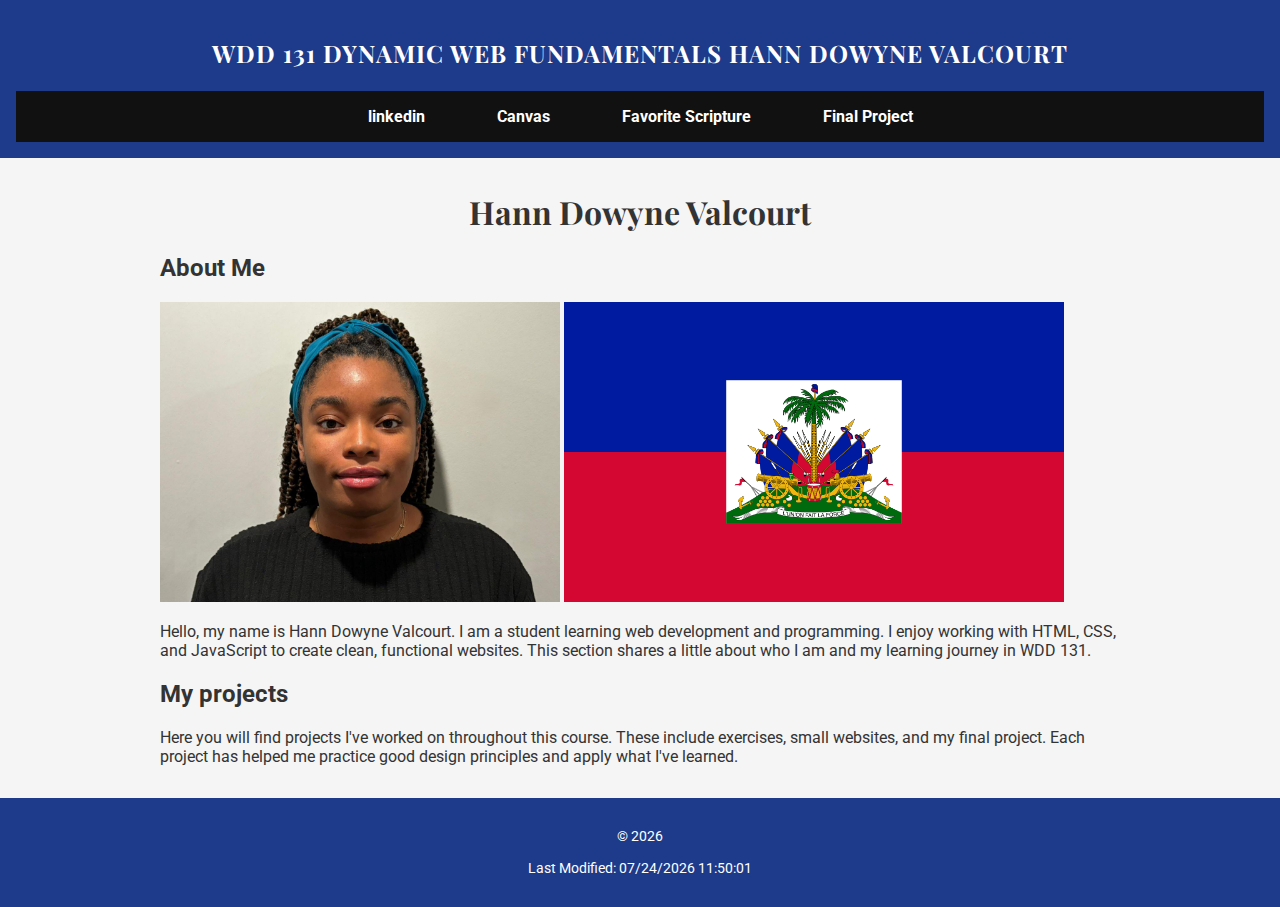
<file: index.html>
<!DOCTYPE html>
<html lang="en">
<head>
    <meta charset="UTF-8">
    <meta name="viewport" content="width=device-width, initial-scale=1.0">
    <title>WDD 131 Dynamic Web Fundamentals Hann Dowyne Valcourt</title>
    <meta name="description" content="WDD 131 - Dynamic Web Fundamentals | Hann Dowyne Valcourt | Personal portfolio, projects, learning activities, and final project.">
    <link rel="stylesheet" href="styles/base.css">
    <script src="scripts/getdates.js" defer></script>
</head>
<body>
    <header>
        <h1><span id="course-title">WDD 131 Dynamic Web Fundamentals Hann Dowyne Valcourt</span></h1>
        <nav>
            <a href="https://www.linkedin.com/in/hann-dowyne-valcourt-a65249217/" target="_blank">linkedin</a>
            <a href="https://byupw.instructure.com/" target="_blank">Canvas</a>
            <a href="https://www.churchofjesuschrist.org/study/scriptures" target="_blank">Favorite Scripture</a>
            <a href="#">Final Project </a>
        </nav>

    </header>
    <main>
        <h1>Hann Dowyne Valcourt</h1>
        <section>
            <h2>About Me</h2>
            <img src="images/hann.jpg" alt="Hann Dowyne Valcourt"> <img src="images/haiti.png" alt="">
            <p>
            Hello, my name is Hann Dowyne Valcourt. I am a student learning web development and programming. 
                I enjoy working with HTML, CSS, and JavaScript to create clean, functional websites. 
                This section shares a little about who I am and my learning journey in WDD 131.
        </p>
        </section>

        <section>
            <h2>My projects</h2>
            
            <p> Here you will find projects I've worked on throughout this course. 
                These include exercises, small websites, and my final project. 
                Each project has helped me practice good design principles and apply what I've learned.</p>
        </section>

    </main>
    <footer>
        <p><span id="currentyear">Hann Dowyne Valcourt</span></p>
        <p> <span id="lastModified"></span></p>

    </footer>

</body>
</html>
</file>
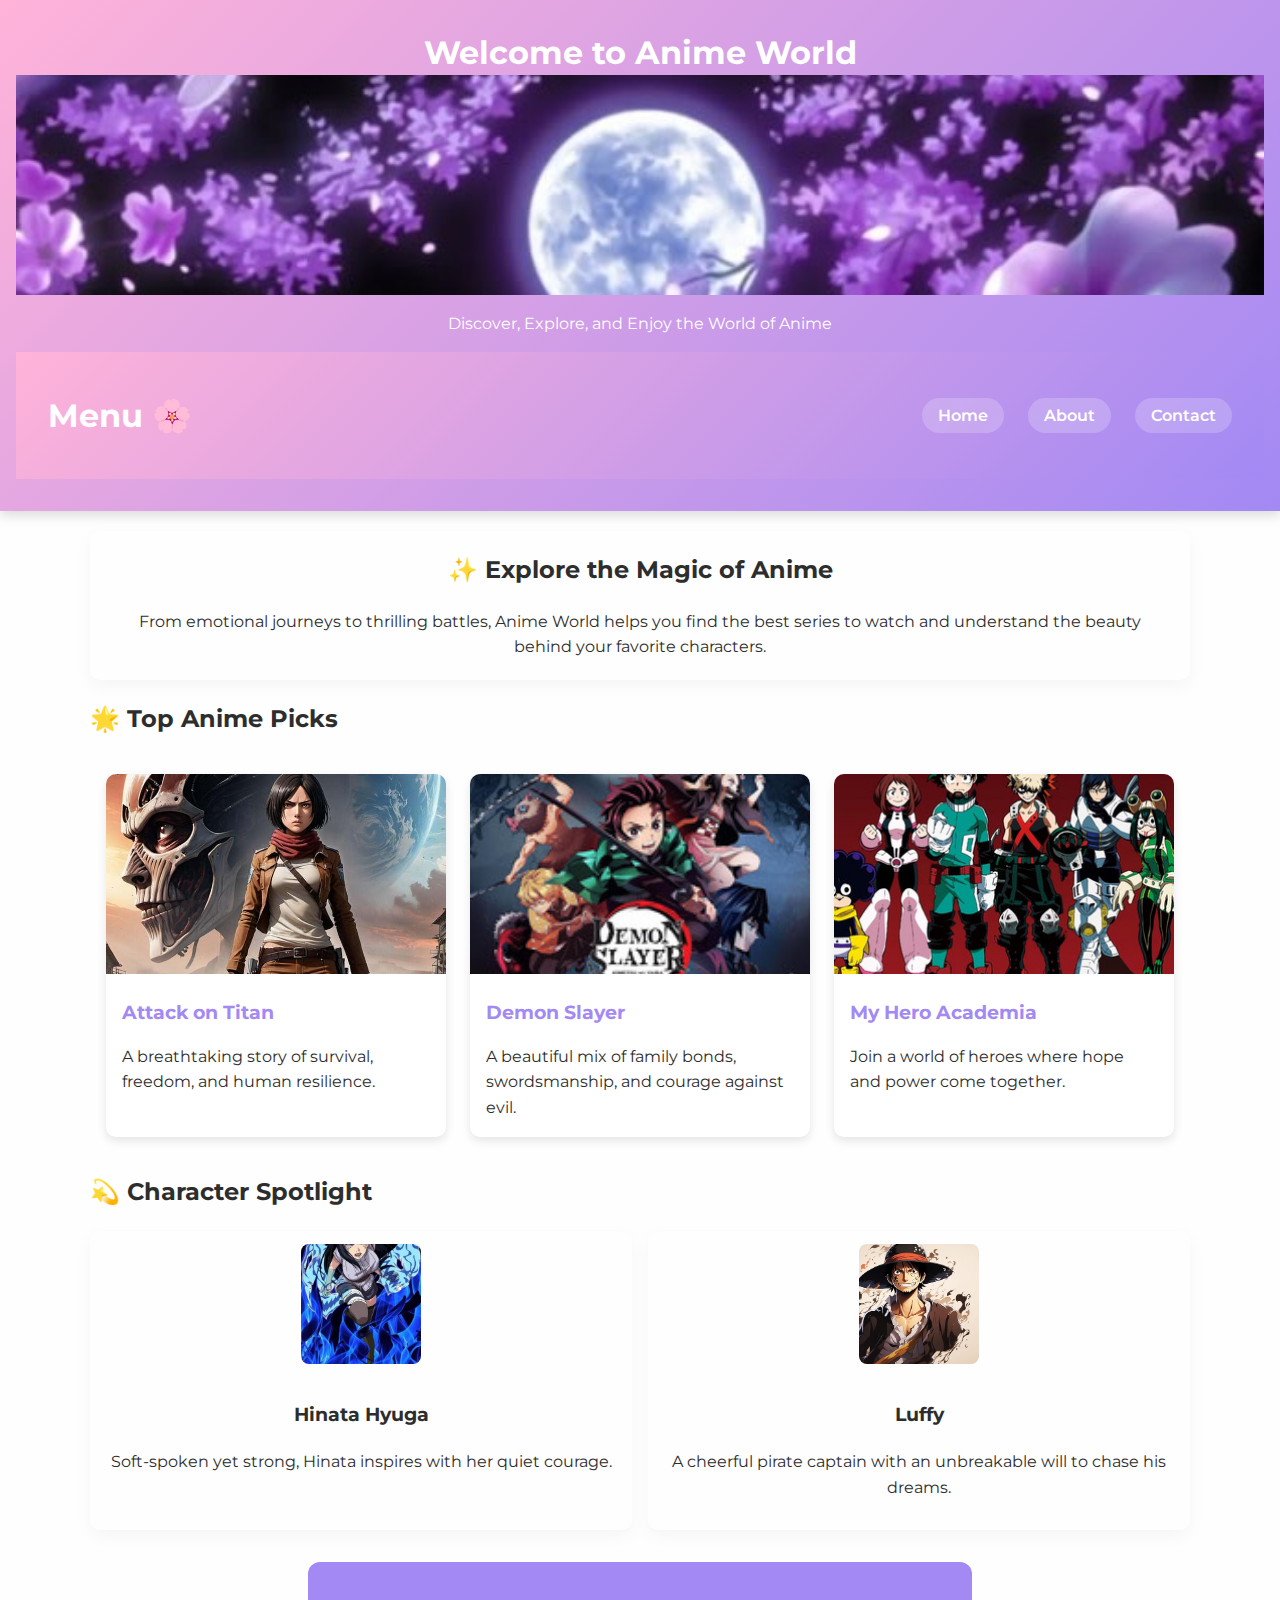
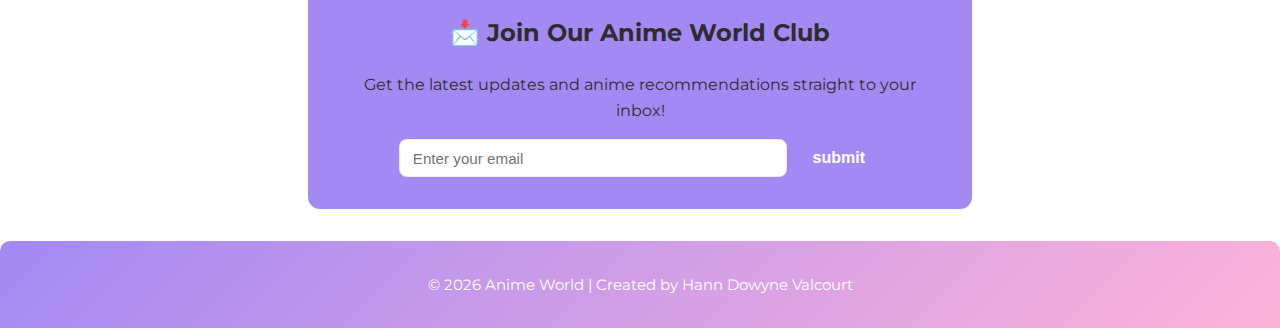
<file: project/index.html>
<!DOCTYPE html>
<html lang="en">
<head>
<meta charset="UTF-8">
<meta name="viewport" content="width=device-width, initial-scale=1.0">
<title>Anime World - Site Plan</title>
<meta name="description" content="Site plan for Anime World, an anime-themed guide website by Hann Dowyne Valcourt.">
<meta name="author" content="Hann Dowyne Valcourt">
<link rel="icon" type="image/x-icon" href="images/favicon.ico">
<link rel="preconnect" href="https://fonts.googleapis.com">
<link rel="preconnect" href="https://fonts.gstatic.com" crossorigin>
<link href="https://fonts.googleapis.com/css2?family=Montserrat:wght@400;700&family=Open+Sans:wght@400;700&display=swap" rel="stylesheet">
<link rel="stylesheet" href="styles/style.css">
</head>

<body>

    <header>
        <section class="banner">
            <h1>Welcome to Anime World</h1>
           <img src="images/banner.jpg" alt="Anime World pastel banner" class="banner-img">
    </section>
        
        <p>Discover, Explore, and Enjoy the World of Anime</p>
        <nav class="navbar">
            <h1>Menu 🌸</h1>
            <button class="menu-toggle" aria-label="Toggle navigation">
                ☰
            </button>

            <ul class="nav-links">
                <li><a href="index.html" class="active">Home</a></li>
                <li><a href="about.html">About</a></li>
                <li><a href="contact.html">Contact</a></li>
            </ul>
        </nav>
    </header>
    


    <main>

        <section class="intro">

        <h2>✨ Explore the Magic of Anime</h2>
        <p>From emotional journeys to thrilling battles, Anime World helps you find the best series to watch and understand the beauty behind your favorite characters.</p>
        </section>

    <section class="top-anime">
        <h2>🌟 Top Anime Picks</h2>
        <div class="anime-grid">
            <article class="anime-card">
            <img src="images/top1.jpg" alt="Attack on Titan poster" loading="lazy">
            <h3>Attack on Titan</h3>
            <p>A breathtaking story of survival, freedom, and human resilience.</p>
            </article>

            <article class="anime-card">
            <img src="images/top2.jpg" alt="Demon Slayer poster" loading="lazy">
            <h3>Demon Slayer</h3>
            <p>A beautiful mix of family bonds, swordsmanship, and courage against evil.</p>
            </article>

            <article class="anime-card">
            <img src="images/top3.jpg" alt="My Hero Academia poster" loading="lazy">
            <h3>My Hero Academia</h3>
            <p>Join a world of heroes where hope and power come together.</p>
            </article>
      </div>
    </section>

        <section id="characters">
            <h2>💫 Character Spotlight</h2>
            <div class="character-grid">
                <div class="character">
                <img src="images/char1.jpg" alt="Anime Character 1" loading="lazy">
                <h3>Hinata Hyuga</h3>
                <p>Soft-spoken yet strong, Hinata inspires with her quiet courage.</p>
                </div>
                <div class="character">
                <img src="images/char2.jpg" alt="Anime Character 2" loading="lazy">
                <h3>Luffy</h3>
                <p>A cheerful pirate captain with an unbreakable will to chase his dreams.</p>
                </div>
            </div>
        </section>

        <section id="newsletter">
            <h2>📩 Join Our Anime World Club</h2>
            <p>Get the latest updates and anime recommendations straight to your inbox!</p>
            <form id="signupForm">
                <input type="email" id="email" placeholder="Enter your email" required>
                <button type="submit">submit</button>
            </form>
        </section>
    </main>

  <footer>
    <p>&copy; <span id="year"></span> Anime World | Created by Hann Dowyne Valcourt</p>
  </footer>

  <script src="scripts/main.js"></script>
</body>
</html>
</file>
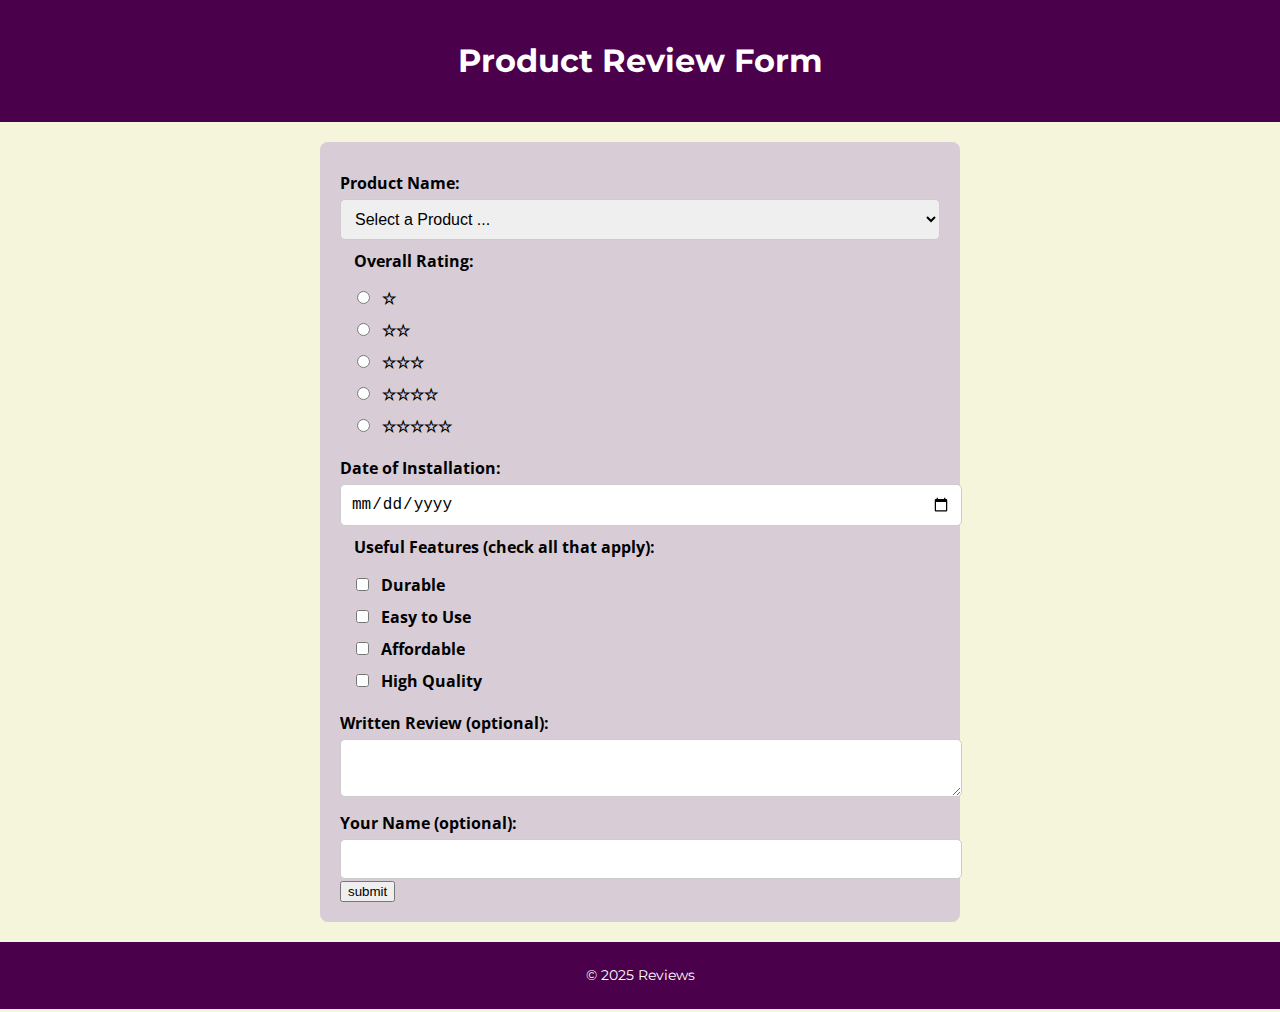
<file: form.html>
<!DOCTYPE html>
<html lang="en">
<head>
  <meta charset="UTF-8">
  <meta name="viewport" content="width=device-width, initial-scale=1.0">
  <meta name="description" content="Product Review Form - Share your experience by rating, writing reviews, and selecting useful product features.">
  <meta name="author" content="Hann Dowyne Valcourt">
  <title>Product Review Form</title>
  <link rel="preconnect" href="https://fonts.googleapis.com">
  <link rel="preconnect" href="https://fonts.gstatic.com" crossorigin>
  <link href="https://fonts.googleapis.com/css2?family=Montserrat:wght@400;700&family=Open+Sans:wght@400;700&display=swap" rel="stylesheet">
  <link rel="stylesheet" href="styles/form.css">
  <script src="scripts/form.js" defer></script>
</head>
<body>
  <header>
    <h1>Product Review Form</h1>
  </header>

  <main>
    <form method="get" action="review.html">
     
      <label for="productName">Product Name:</label>
      <select id="productName" name="productName" required>
        <option value="" disabled selected>Select a Product ...</option>
     
      </select>

      <fieldset>
        <legend>Overall Rating:</legend>
        <label><input type="radio" name="rating" value="1" required> ☆</label>
        <label><input type="radio" name="rating" value="2"> ☆☆</label>
        <label><input type="radio" name="rating" value="3"> ☆☆☆</label>
        <label><input type="radio" name="rating" value="4"> ☆☆☆☆</label>
        <label><input type="radio" name="rating" value="5"> ☆☆☆☆☆</label>
      </fieldset>

      <label for="installDate">Date of Installation:</label>
      <input type="date" id="installDate" name="installDate" required>

      <fieldset>
        <legend>Useful Features (check all that apply):</legend>
        <label><input type="checkbox" id="feature1" name="features" value="Durable"> Durable</label>
        <label><input type="checkbox" id="feature2" name="features" value="Easy to Use"> Easy to Use</label>
        <label><input type="checkbox" id="feature3" name="features" value="Affordable"> Affordable</label>
        <label><input type="checkbox" id="feature4" name="features" value="High Quality"> High Quality</label>
      </fieldset>

  
      <label for="review">Written Review (optional):</label>
      <textarea id="review" name="review"></textarea>

   
      <label for="userName">Your Name (optional):</label>
      <input type="text" id="userName" name="userName">

      
    <button type="submit">submit</button>
    </form>
  </main>

  <footer>
    <p>&copy; 2025 Reviews</p>
  </footer>
</body>
</html>
</file>
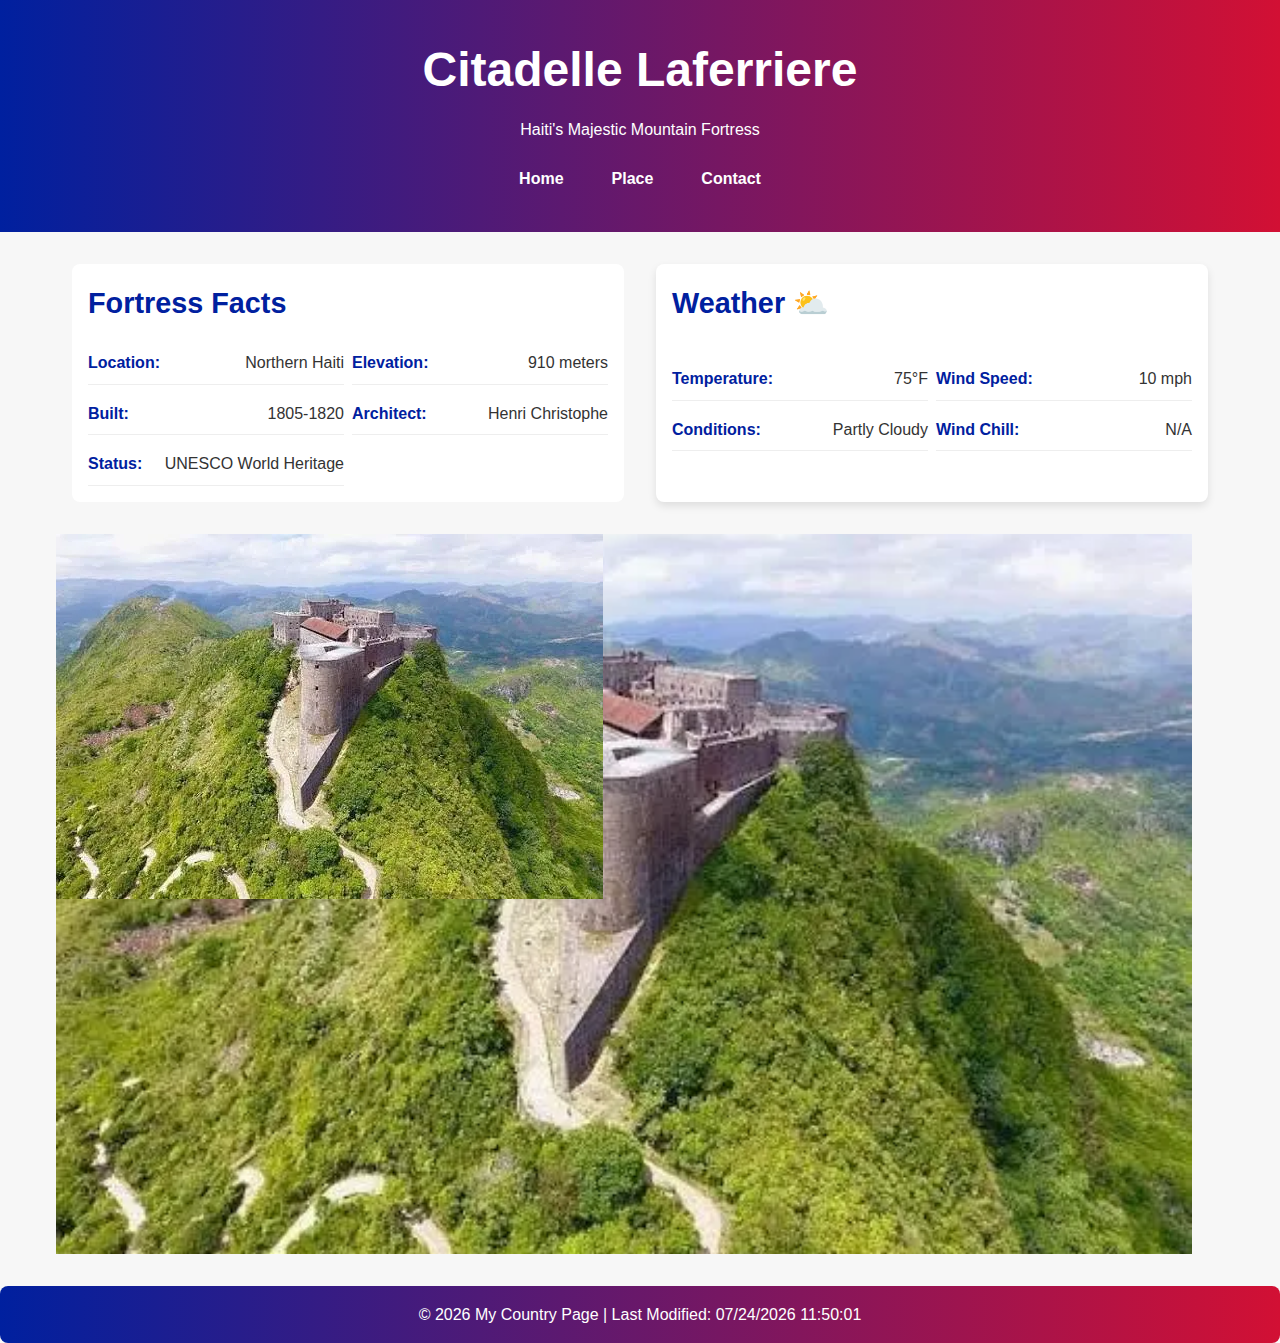
<file: place.html>
<!DOCTYPE html>
<html lang="en">
<head>
    <meta charset="UTF-8">
    <meta name="viewport" content="width=device-width, initial-scale=1.0">
    <title>Citadelle Laferriere - Haiti's Majestic Fortress</title>
    <meta name="description" content="Country page showing weather and attractions.">
    <meta name="author" content="Hann Dowyne Valcourt">
    <link rel="preconnect" href="https://fonts.googleapis.com">
    <link rel="preconnect" href="https://fonts.gstatic.com" crossorigin>
    <link href="https://fonts.googleapis.com/css2?family=Montserrat:wght@400;700&family=Open+Sans:wght@400;700&display=swap" rel="stylesheet">
    <link rel="stylesheet" href="styles/place.css">
    <script src="scripts/place.js" defer></script>
</head>
<body>
    <header>
        <h1 id="site-title">Citadelle Laferriere</h1>
        <p>Haiti's Majestic Mountain Fortress</p>
        <nav>
            <a href="#">Home</a>
            <a href="#">Place</a>
            <a href="#">Contact</a>
        </nav>
    </header>

    <main>

        <section class="hero">
            <picture>
                <source srcset="images/place2.webp" media="(min-width: 1024px)">
                <source srcset="images/place2.webp" media="(min-width: 768px)">
                <img src="images/place2.webp" alt="Citadelle Laferriere in Haiti">
       
             </picture>
        </section>

         <section class="data">
            <h2>Fortress Facts</h2>
            <div class="data-grid">
                <div class="data-item">
                    <span class="data-label">Location:</span>
                    <span>Northern Haiti</span>
                </div>
                <div class="data-item">
                    <span class="data-label">Elevation:</span>
                    <span>910 meters</span>
                </div>
                <div class="data-item">
                    <span class="data-label">Built:</span>
                    <span>1805-1820</span>
                </div>
                <div class="data-item">
                    <span class="data-label">Architect:</span>
                    <span>Henri Christophe</span>
                </div>
                <div class="data-item">
                    <span class="data-label">Status:</span>
                    <span>UNESCO World Heritage</span>
                </div>
            </div>
        </section>

        <section class="weather">
             <div class="weather-header">
                <img class="weather-icon" src="images/weather.svg" alt="Weather Icon">
                <h2>Weather</h2>
            </div>
            <div class="data-grid">
                <div class="data-item">
                    <span class="data-label">Temperature:</span>
                    <span><span id="temperature">75</span>°F</span>
                </div>
                <div class="data-item">
                    <span class="data-label">Wind Speed:</span>
                    <span><span id="wind-speed">10</span> mph</span>
                </div>
                <div class="data-item">
                    <span class="data-label">Conditions:</span>
                    <span>Partly Cloudy</span>
                </div>
                <div class="data-item">
                    <span class="data-label">Wind Chill:</span>
                    <span id="wind-chill">N/A</span>
                </div>
            </div>
        </section>


    </main>

    <footer>
        <p>&copy; <span id="year"></span> My Country Page | Last Modified: <span id="lastModified"></span></p>
    </footer>
</body>
</html>
</file>
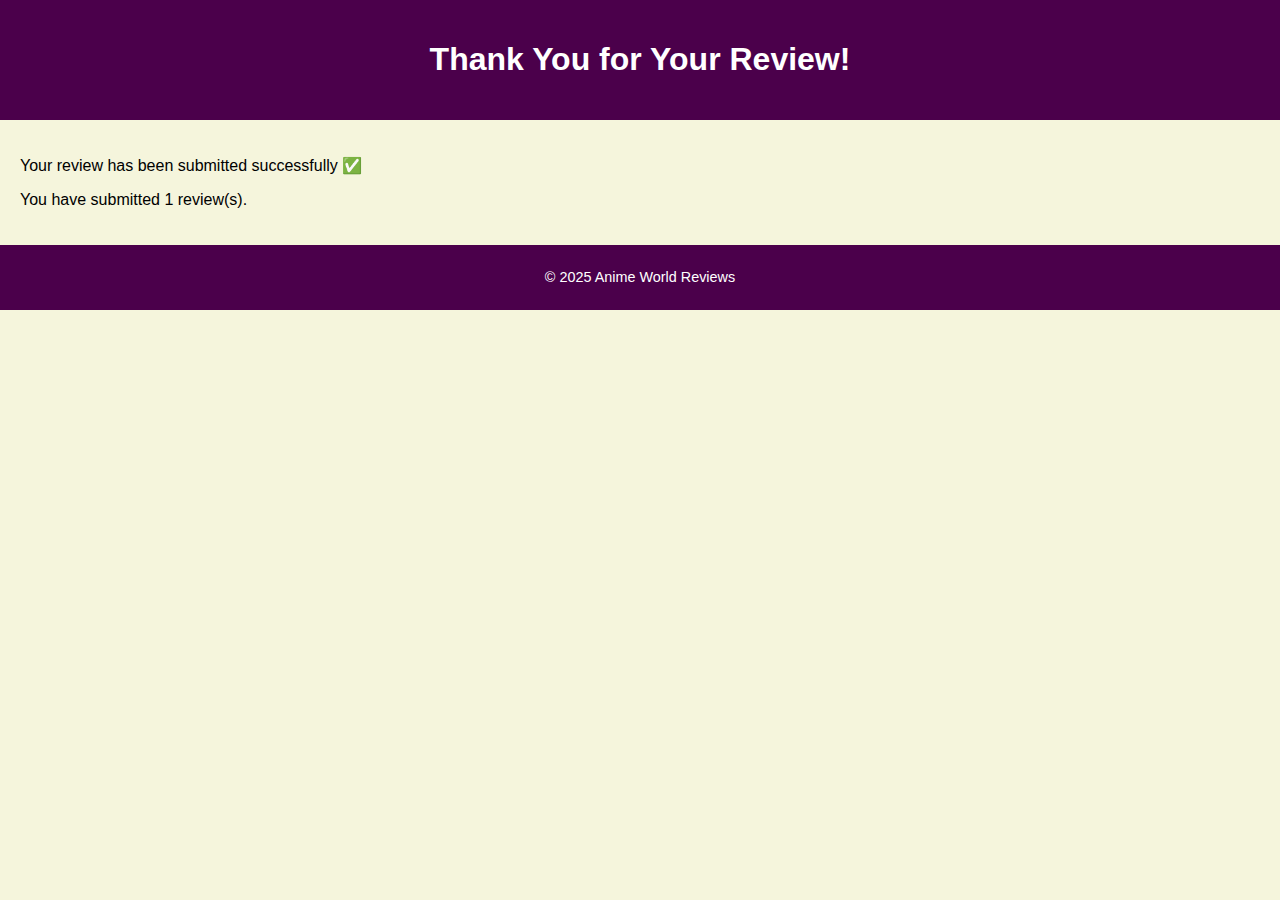
<file: review.html>
<!DOCTYPE html>
<html lang="en">
<head>
  <meta charset="UTF-8">
  <meta name="viewport" content="width=device-width, initial-scale=1.0">
  <title>Review Confirmation</title>
  <link rel="stylesheet" href="styles/form.css">
  <script src="scripts/review.js" defer></script>
</head>
<body>
  <header>
    <h1>Thank You for Your Review!</h1>
  </header>

  <main>
    <p>Your review has been submitted successfully ✅</p>
    <p id="counter"></p>
  </main>

  <footer>
    <p>&copy; 2025 Anime World Reviews</p>
  </footer>
</body>
</html>
</file>
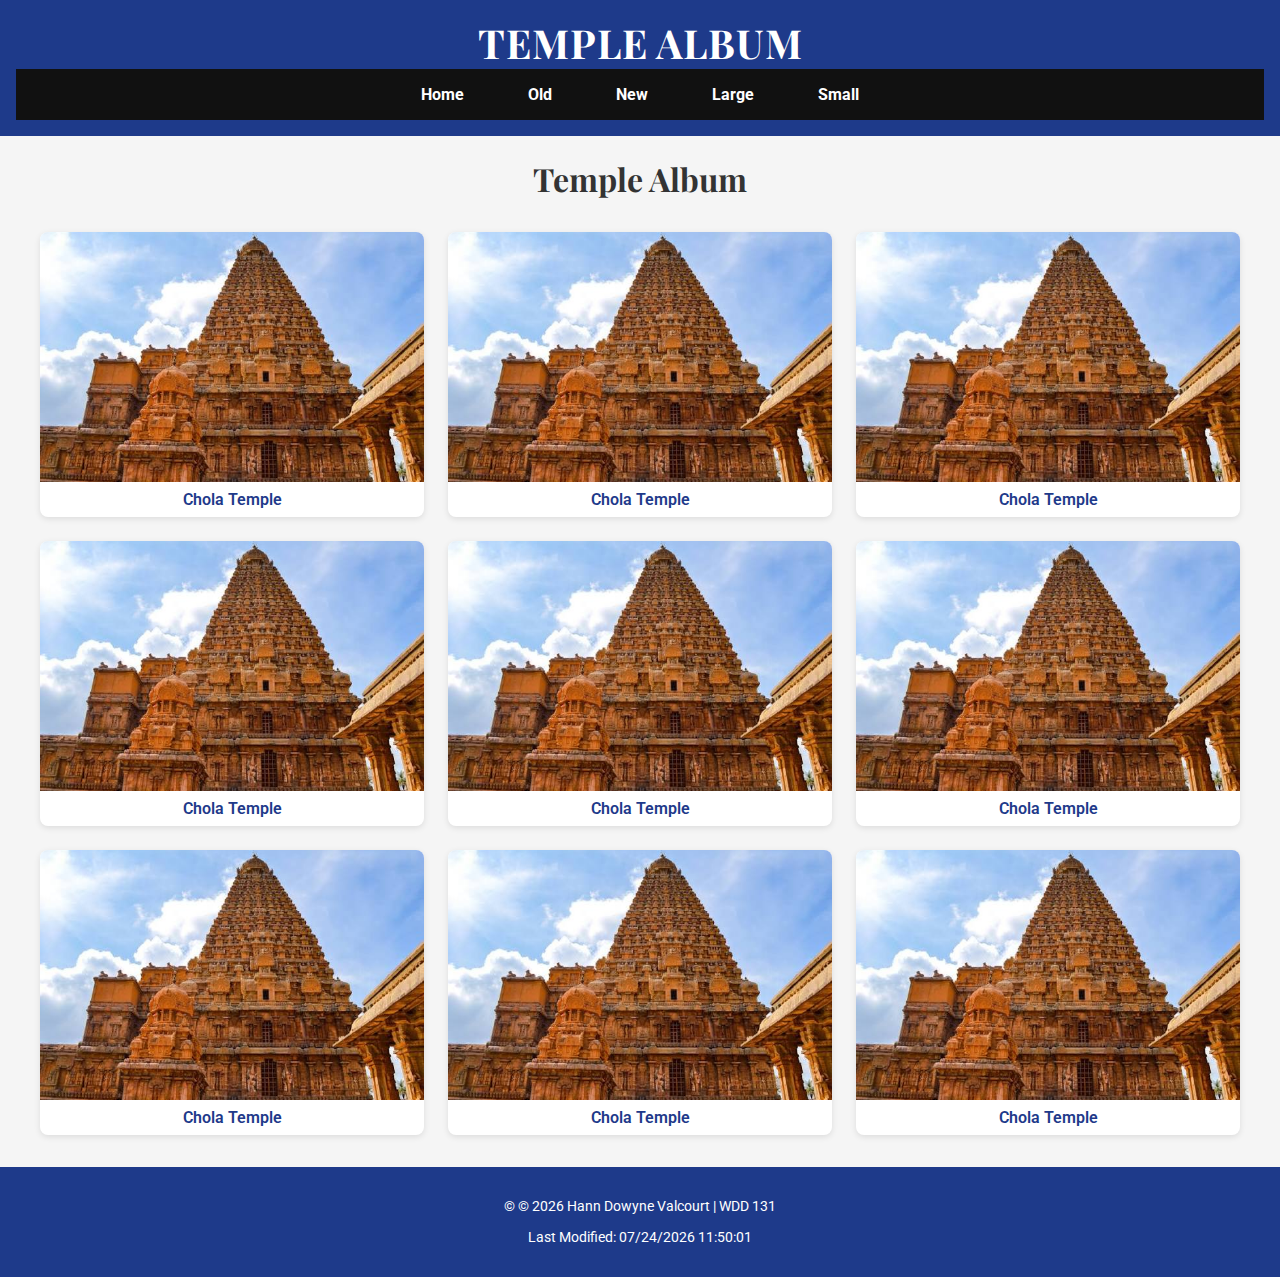
<file: temples.html>
<!DOCTYPE html>
<html lang="en">
<head>
    <meta charset="UTF-8">
    <meta name="viewport" content="width=device-width, initial-scale=1.0">
    <title>Temple Album</title>
    <meta name="description" content="Temple Album - WDD 131 - Hann Dowyne Valcourt  A gallery of temple images with captions. ">
    <link rel="stylesheet" href="styles/temples.css">
    <link rel="stylesheet" href="styles/temples-large.css">
    <script src="scripts/temples.js" defer></script>
</head>
<body>
    <header>
        <span id="page-title">Temple Album</span>
        <nav>
            <a href="#">Home</a>
            <a href="#">Old</a>
            <a href="#">New</a>
            <a href="#">Large</a>
            <a href="#">Small</a>
        </nav>
    </header>

    <main>
        <h1>Temple Album</h1>
        <div class="content">
            <figure>
                <img src="images/temples.JPG" alt="Chola Temple">
                <figcaption>Chola Temple</figcaption>
            </figure>

            <figure> 
                <img src="images/temples.JPG" alt="Chola Temple">
                <figcaption>Chola Temple</figcaption>
            </figure>

            <figure>
                <img src="images/temples.JPG" alt="Chola Temple">
                <figcaption>Chola Temple</figcaption>
            </figure>

            <figure>
                <img src="images/temples.JPG" alt="Chola Temple">
                <figcaption>Chola Temple</figcaption>
            </figure>

            <figure>
                <img src="images/temples.JPG" alt="Chola Temple">
                <figcaption>Chola Temple</figcaption>
            </figure>

            <figure>
                <img src="images/temples.JPG" alt="Chola Temple">
                <figcaption>Chola Temple</figcaption>
            </figure>

            <figure>
                <img src="images/temples.JPG" alt="Chola Temple">
                <figcaption>Chola Temple</figcaption>
            </figure>

            <figure>
                <img src="images/temples.JPG" alt="Chola Temple">
                <figcaption>Chola Temple</figcaption>
            </figure>

            <figure>
                <img src="images/temples.JPG" alt="Chola Temple">
                <figcaption>Chola Temple</figcaption>
            </figure>
        </div>
    </main>

    <footer>
         <p>&copy; <span id="currentyear"></span> Hann Dowyne Valcourt | WDD 131</p>
        <p> <span id="lastModified"></span></p>
    </footer>
</body>
</html>
</file>
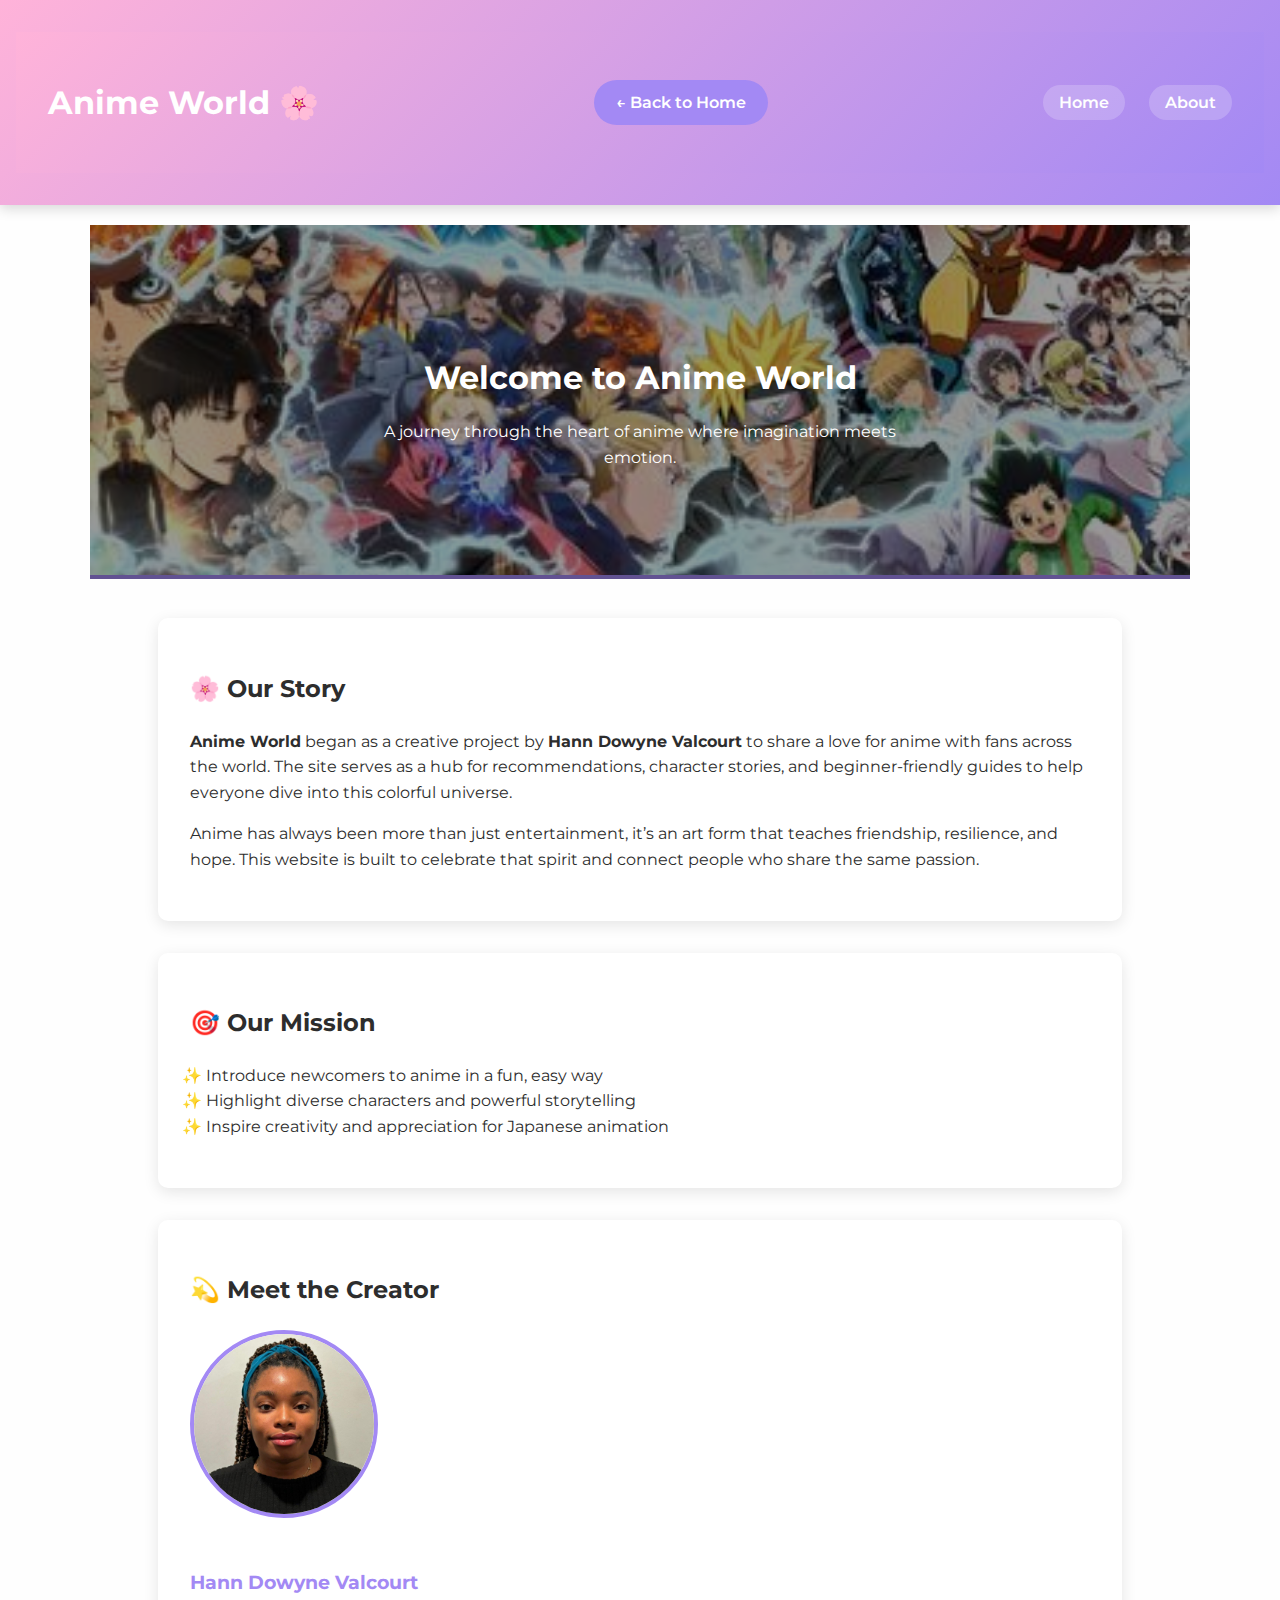
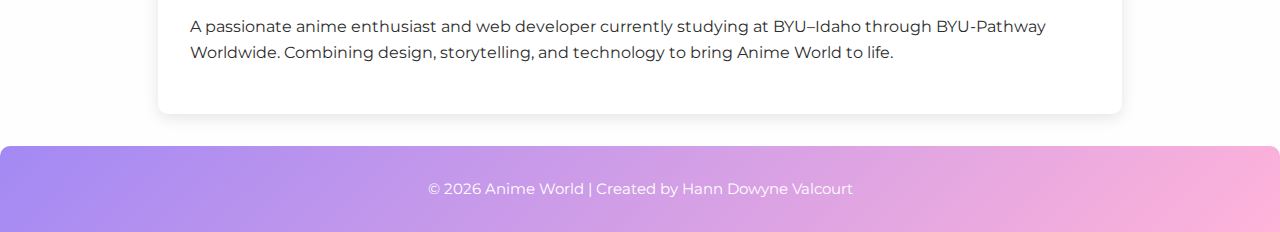
<file: project/about.html>
<!DOCTYPE html>
<html lang="en">
<head>
  <meta charset="UTF-8">
  <meta name="viewport" content="width=device-width, initial-scale=1.0">
  <title>About | Anime World</title>
  <meta name="description" content="Learn more about Anime World, a project by Hann Dowyne Valcourt to celebrate anime culture and creativity.">
  <link rel="icon" type="image/x-icon" href="images/favicon.ico">
  <link href="https://fonts.googleapis.com/css2?family=Montserrat:wght@400;700&family=Open+Sans:wght@400;700&display=swap" rel="stylesheet">
  <link rel="stylesheet" href="styles/style.css">
</head>

<body>
  <header>
    <nav class="navbar">
      <h1>Anime World 🌸</h1>
      <button class="menu-toggle" aria-label="Toggle navigation">☰</button>
       <div class="back-btn-container">
                <a href="index.html" class="back-btn">← Back to Home</a>
        </div>
      <ul class="nav-links">
        <li><a href="index.html">Home</a></li>
        <li><a href="about.html" class="active">About</a></li>
      </ul>
    </nav>
  </header>

  <main>
    <section class="about-hero">
      <img src="images/hero_anime.jpg" alt="Anime background">
      <div class="overlay">
        <h2>Welcome to Anime World</h2>
        <p>A journey through the heart of anime  where imagination meets emotion.</p>
      </div>
    </section>

    <section class="about-content">
      <h2>🌸 Our Story</h2>
      <p><strong>Anime World</strong> began as a creative project by <strong>Hann Dowyne Valcourt</strong> to share a love for anime with fans across the world. The site serves as a hub for recommendations, character stories, and beginner-friendly guides to help everyone dive into this colorful universe.</p>

      <p>Anime has always been more than just entertainment, it’s an art form that teaches friendship, resilience, and hope. This website is built to celebrate that spirit and connect people who share the same passion.</p>
    </section>

    <section class="mission">
      <h2>🎯 Our Mission</h2>
      <ul>
        <li>Introduce newcomers to anime in a fun, easy way</li>
        <li>Highlight diverse characters and powerful storytelling</li>
        <li>Inspire creativity and appreciation for Japanese animation</li>
      </ul>
    </section>

    <section class="creator">
      <h2>💫 Meet the Creator</h2>
      <div class="creator-card">
        <img src="images/hann.jpg" alt="Photo of Hann Dowyne Valcourt" loading="lazy">
        <div class="creator-text">
          <h3>Hann Dowyne Valcourt</h3>
          <p>A passionate anime enthusiast and web developer currently studying at BYU–Idaho through BYU-Pathway Worldwide. Combining design, storytelling, and technology to bring Anime World to life.</p>
        </div>
      </div>
    </section>

  </main>

  <footer>
    <p>&copy; <span id="year"></span> Anime World | Created by Hann Dowyne Valcourt</p>
  </footer>

  <script src="scripts/main.js"></script>
</body>
</html>
</file>
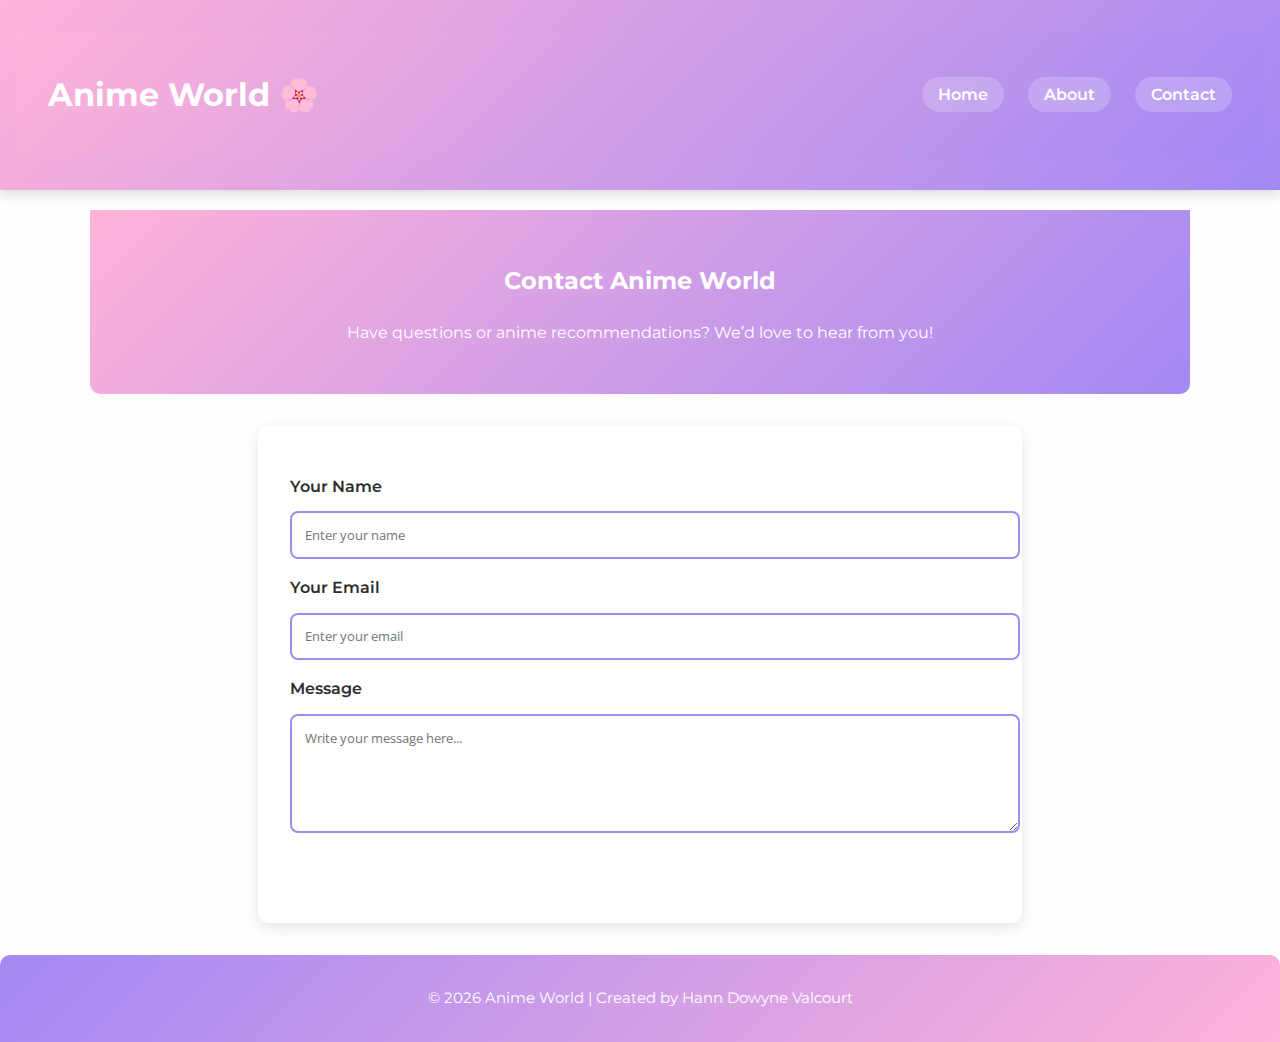
<file: project/contact.html>
<!DOCTYPE html>
<html lang="en">
<head>
<meta charset="UTF-8">
<meta name="viewport" content="width=device-width, initial-scale=1.0">
<title>Contact | Anime World</title>
<meta name="description" content="Get in touch with Anime World creator Hann Dowyne Valcourt.">
<link rel="preconnect" href="https://fonts.googleapis.com">
<link rel="preconnect" href="https://fonts.gstatic.com" crossorigin>
<link href="https://fonts.googleapis.com/css2?family=Montserrat:wght@400;700&family=Open+Sans:wght@400;700&display=swap" rel="stylesheet">
<link rel="stylesheet" href="styles/style.css">
</head>

<body>
  <header>
    <nav class="navbar">
      <h1>Anime World 🌸</h1>
      <button class="menu-toggle" aria-label="Toggle navigation">☰</button>
      <ul class="nav-links">
        <li><a href="index.html">Home</a></li>
        <li><a href="about.html">About</a></li>
        <li><a href="contact.html" class="active">Contact</a></li>
      </ul>
    </nav>
  </header>

  <main>
    <section class="contact-hero">
      <h2>Contact Anime World</h2>
      <p>Have questions or anime recommendations? We’d love to hear from you!</p>
    </section>

    <section class="contact-form-section">
      <form class="contact-form" action="#" method="post">
        <label for="name">Your Name</label>
        <input type="text" id="name" name="name" placeholder="Enter your name" required>

        <label for="email">Your Email</label>
        <input type="email" id="email" name="email" placeholder="Enter your email" required>

        <label for="message">Message</label>
        <textarea id="message" name="message" rows="5" placeholder="Write your message here..." required></textarea>

        <button type="submit" class="btn">Send Message</button>
      </form>
    </section>
  </main>

  <footer>
    <p>&copy; <span id="year"></span> Anime World | Created by Hann Dowyne Valcourt</p>
  </footer>

  <script src="scripts/main.js"></script>
</body>
</html>
</file>
<file: styles/base.css>
@import url('https://fonts.googleapis.com/css2?family=Roboto:wght@400;700&display=swap');
@import url('https://fonts.googleapis.com/css2?family=Roboto:wght@400;700&family=Playfair+Display:wght@400;700&display=swap');

:root{

    --primary-color: #1e3a8a;
    --dark-bg: #111;
    --highlight: #2563eb;
    --light: #fff;
    --gray: #f5f5f5;
}

#page-title {
    font-family: 'Playfair Display', serif;
    font-size: 2.5rem;
    font-weight: 700;
    margin: 0.5rem 0;
    text-transform: uppercase;
    letter-spacing: 1px;
    color: var(--light);
}

body {
    font-family: 'Roboto',sans-serif;
    background-color: var(--gray);
    color: #333;
    margin: 0;
    padding: 0;
}

header {
    background-color: var(--primary-color);
    color: var(--light);
    padding: 1rem;
    text-align: center;
}

header span{
    display: block;
    font-size: 1.2rem;
    font-weight: bold;
}

#course-title {
    display: block;
    font-family: 'Playfair Display', serif;
    font-size: 1.5rem;
    font-weight: 700;
    margin-bottom: 0.5rem;
    letter-spacing: 1px;
    text-transform: uppercase;
}

nav {
    display: flex;
    justify-content: center;
    gap: 1.5rem;
    background: var(--dark-bg);
}

nav a {
    color: var(--light);
    text-decoration: none;
    padding: 1rem 1.5rem;
    font-weight: bold;
    transition: color 0.3s ease;
}

nav a:hover {
    color: var(--light);
    border-bottom: 2px solid #1abc9c;
    background: var(--highlight);
}

main{
    max-width: 960px;
    margin: 2rem auto;
}

h1 {
    text-align: center;
    font-family: 'Playfair Display', serif;
}

.card {
    background-color: var(--light);
    padding: 1rem;
    border-radius: 8px;
    box-shadow: 0 2px 6px rgba(0, 0, 0, 0.1);
}

.card h2 {
    margin-top: 0;
    font-size: 1.1rem;
    color: var(--primary-color);
}

.card img {
    width: 100%;
    border-radius: 8px;
    margin: 1rem 0;
}

footer {
    background: var(--primary-color);
    color: var(--light);
    text-align: center;
    padding: 1rem;
    margin-top: 2rem;
    font-size: 0.9rem;
}

img {
    height: 300px;
    width: auto;
}
</file>
<file: project/styles/style.css>
:root {
    --primary-color: #ffb3d9;
    --accent-color: #a389f4;
    --background-color: #fefefe;
    --text-color: #2d2d2d;
    --white: #ffffff;
    --max-width: 1100px;
    --radius: 10px;
    --gap: 1.25rem;
}

*::before,
*::after { 
    box-sizing: border-box; 
}

html,body { 
    height: 100%; margin: 0; padding: 0; 
}


body {
    font-family: 'Montserrat', 'Open Sans', sans-serif; 
    background-color: var(--background-color);
    color: var(--text-color);
    margin: 0;
    padding: 0;
    line-height: 1.6;
}

.banner {
    width: 100%;
    margin: 0;
    padding: 0;
    line-height: 0;
}

.banner-img {
    width: 100%;
    height: 220px; 
    object-fit: cover;
    display: block;
    border: 0;
    margin: 0;
}


header {
    background: linear-gradient(135deg, var(--primary-color), var(--accent-color));
    color: var(--white);
    text-align: center;
    padding: 2rem 1rem;
    box-shadow: 0 4px 12px rgba(0, 0, 0, 0.15);
    margin-top: 0;
}

.header-text {
    background: linear-gradient(135deg, rgba(255,179,217,0.14), rgba(163,137,244,0.10));
    text-align:center;
    padding: 1.6rem 1rem;
}

.header-text h2{
    margin: 0 0 0.35rem;
    font-family: 'Montserrat', 'Open Sans', sans-serif;  
    font-weight: 700;
    font-size: 1.9rem;
    color: var(--accent-color);
}

.header-text p{
    margin: 0;
    color: #4b4b4b;
    font-size: 1rem;
}

.back-btn-container {
    text-align: center;
    margin: 2rem 0;
}

.back-btn {
    display: inline-block;
    background-color: var(--accent-color);
    color: var(--white);
    padding: 0.6rem 1.4rem;
    border-radius: 25px;
    text-decoration: none;
    font-weight: 600;
    transition: background-color 0.3s ease;
}

.back-btn:hover {
  background-color: var(--primary-color);
}

.navbar {
    background: linear-gradient(135deg, var(--primary-color), var(--accent-color));
    display: flex;
    align-items: center;
    justify-content: space-between;
    padding: 1rem 2rem;
    flex-wrap: wrap;
    position: relative;
}

.nav-links {
    display: flex;
    list-style: none;
    gap: 1.5rem;
    margin: 0;
    padding: 0;
    transition: max-height 0.4s ease-in-out;
}


.nav-links a {
    color: var(--white);
    text-decoration: none;
    font-weight: 600;
    background-color: rgba(255, 255, 255, 0.2);
    padding: 0.5rem 1rem;
    border-radius: 20px;
    transition: background-color 0.3s ease;
}

.nav-links a:hover {
    background-color: rgba(255, 255, 255, 0.4);
}


.menu-toggle {
    background: none;
    border: none;
    color: var(--white);
    font-size: 1.8rem;
    cursor: pointer;
    display: none;
    color: var(--text-color);
}

main {
    max-width: var(--max-width);
    margin: var(--gap) auto;
    padding: 0 1rem;
}

.intro{
    background: var(--bg);
    border-radius: var(--radius);
    padding: 1.25rem;
    box-shadow: 0 6px 18px rgba(16,16,16,0.04);
    margin-bottom: var(--gap);
    text-align:center;
}

.intro h2{ 
    margin-top:0; 
    color:var(--accent); 
    font-family: 'Montserrat', 'Open Sans', sans-serif;
}

.intro p{ 
    margin:0.5rem 0 0; 
}


.character-grid{
    display:grid;
    gap:1rem;
    grid-template-columns: repeat(auto-fit, minmax(200px, 1fr));
    margin-top: 0.75rem;
}

.character{
    text-align:center;
    background:var(--bg);
    border-radius:10px;
    padding: 0.85rem;
    box-shadow: 0 6px 18px rgba(10,10,10,0.04);
}

.character img{
    width:120px;
    height:120px;
    object-fit:cover;
    border-radius:8px;
    margin-bottom:0.6rem;
}

#newsletter {
    text-align: center;
    padding: 2rem;
    background-color: var(--accent-color); 
    border-radius: 12px;
    margin: 2rem auto;
    max-width: 600px;
}

#newsletter form {
    display: flex;
    justify-content: center;
    gap: 10px;
    flex-wrap: wrap;
    margin-top: 1rem;
}

#newsletter input[type="email"] {
    padding: 10px 15px;
    border: 2px solid #f5b5d1;
    border-radius: 8px;
    font-size: 1rem;
    width: 60%;
    min-width: 200px;
}

#newsletter button {
    background-color: #f5b5d1; 
    color: white;
    border: none;
    border-radius: 8px;
    padding: 10px 20px;
    cursor: pointer;
    font-size: 1rem;
    transition: all 0.3s ease;
}

#newsletter button:hover {
    background-color: #f28ab2;
    transform: scale(1.05);
}

#signupForm{
    display:inline-flex;
    gap:0.5rem;
    align-items:center;
    margin-top:0.6rem;
    flex-wrap:wrap;
}

#signupForm input[type="email"]{
    padding:0.6rem 0.8rem;
    border:1px solid rgba(0,0,0,0.08);
    border-radius:8px;
    min-width:220px;
    font-size:0.95rem;
}

#signupForm button{
    padding:0.6rem 1rem;
    border-radius:8px;
    border:0;
    background: linear-gradient(90deg,var(--accent),var(--primary));
    color:var(--white);
    font-weight:700;
    cursor:pointer;
    box-shadow: 0 6px 12px rgba(163,137,244,0.15);
}

#signupForm button:hover{ 
    transform: translateY(-2px); 
}

.contact-form-section,
.about-content,
.mission,
.creator {
    background:var(--bg);
    border-radius:var(--radius);
    padding:1.25rem;
    margin-top:var(--gap);
    box-shadow: 0 6px 18px rgba(10,10,10,0.04);
}

.contact-form label{ 
    display:block; 
    margin-top:0.8rem; 
    font-weight:600; 
}


.contact-form input,
.contact-form textarea{
    width:100%;
    padding:0.7rem;
    border-radius:8px;
    border:2px solid rgba(163,137,244,0.12);
    margin-top:0.25rem;
    font-family:inherit;
}

.btn,
button[type="submit"]{
    background: linear-gradient(90deg,var(--accent),var(--primary));
    color:var(--white);
    border:0;
    padding:0.6rem 1rem;
    border-radius:8px;
    font-weight:700;
    cursor:pointer;
}

.hero {
  position: relative;
  text-align: center;
  color: var(--white);
}

.hero img {
  width: 100%;
  height: 400px;
  object-fit: cover;
  filter: brightness(65%);
}

.hero-text {
  position: absolute;
  top: 50%;
  left: 50%;
  transform: translate(-50%, -50%);
  max-width: 90%;
}

.hero-text h2 {
  font-size: 2.5rem;
  margin-bottom: 0.5rem;
}

.hero-text p {
  font-size: 1.1rem;
}

.anime-grid {
  display: grid;
  gap: 1.5rem;
  grid-template-columns: repeat(auto-fit, minmax(250px, 1fr));
  padding: 1rem;
}

.anime-card {
  background-color: var(--white);
  border-radius: 10px;
  box-shadow: 0 4px 10px rgba(0, 0, 0, 0.1);
  overflow: hidden;
  transition: transform 0.3s ease;
}

.anime-card:hover {
  transform: translateY(-5px);
}

.anime-card img {
  width: 100%;
  height: 200px;
  object-fit: cover;
}

.anime-card h3 {
  color: var(--accent-color);
  margin: 1rem;
}

.anime-card p {
  margin: 0 1rem 1rem;
}

.contact-hero {
  text-align: center;
  background: linear-gradient(135deg, var(--primary-color), var(--accent-color));
  color: var(--white);
  padding: 2rem 1rem;
  border-bottom-left-radius: 10px;
  border-bottom-right-radius: 10px;
}

.contact-form-section {
  max-width: 700px;
  margin: 2rem auto;
  background-color: var(--white);
  border-radius: 10px;
  padding: 2rem;
  box-shadow: 0 4px 15px rgba(0, 0, 0, 0.1);
}

.contact-form label {
  display: block;
  font-weight: 600;
  margin-top: 1rem;
  margin-bottom: 0.5rem;
}

.contact-form input,
.contact-form textarea {
  width: 100%;
  padding: 0.8rem;
  border: 2px solid var(--accent-color);
  border-radius: 8px;
  font-family: 'Open Sans', sans-serif;
}

.btn {
  margin-top: 1rem;
  background: var(--accent-color);
  color: var(--white);
  border: none;
  padding: 0.8rem 1.5rem;
  border-radius: 8px;
  cursor: pointer;
  transition: background 0.3s ease;
}

.btn:hover {
  background: var(--primary-color);
}


.about-hero {
  position: relative;
  text-align: center;
  color: var(--white);
}

.about-hero img {
  width: 100%;
  height: 350px;
  object-fit: cover;
  filter: brightness(60%);
  border-bottom: 4px solid var(--accent-color);
}

.overlay {
  position: absolute;
  top: 50%;
  left: 50%;
  transform: translate(-50%, -50%);
}

.overlay h2 {
  font-size: 2rem;
  font-family: 'Montserrat', sans-serif;
  margin-bottom: 0.5rem;
}


.about-content,
.mission,
.creator {
  max-width: 900px;
  margin: 2rem auto;
  background-color: var(--white);
  padding: 2rem;
  border-radius: 10px;
  box-shadow: 0 4px 15px rgba(0, 0, 0, 0.1);
}

.mission ul {
  list-style: '✨ ';
  padding-left: 1rem;
}

.creator-card {
  display: flex;
  align-items: center;
  gap: 2rem;
  flex-wrap: wrap;
}

.creator-card img {
  width: 180px;
  height: 180px;
  border-radius: 50%;
  border: 4px solid var(--accent-color);
  object-fit: cover;
}

.creator-text h3 {
  color: var(--accent-color);
  margin-bottom: 0.5rem;
}



footer {
    background: linear-gradient(135deg, var(--accent-color), var(--primary-color));
    color: var(--white);
    text-align: center;
    padding: 1rem;
    font-size: 0.95rem;
    border-top-left-radius: 10px;
    border-top-right-radius: 10px;
}

@media (max-width: 768px) {
  .banner-img {
    height: 190px;
  }

  .header-text h2 {
    font-size: 1rem;
  }

  .menu-toggle {
    display: block;
    background: none;
    border: none;
    font-size: 1.8rem;
    cursor: pointer;
    color: var(--white);
  }


  .navbar {
    flex-direction: column;
    align-items: center;
    background: linear-gradient(135deg, var(--primary-color), var(--accent-color));
    position: relative; 
    width: 100%;
  }


  .nav-links {
    display: none;
    flex-direction: column;
    width: 100%;
    text-align: center;
    padding: 0;
    background: linear-gradient(135deg, var(--primary-color), var(--accent-color));
    overflow: hidden;
    max-height: 0;
    transition: max-height 0.4s ease-out;
  }

  .nav-links.show {
    display: flex;
    max-height: 400px; 
    padding: 1rem 0;
  }

  .nav-links li {
    margin: 0.5rem 0;
  }

  .nav-links a {
    display: block;
    padding: 0.75rem;
    border-radius: 20px;
    margin: 0 1rem;
    font-weight: 600;
    color: var(--white);
    background-color: rgba(255, 255, 255, 0.2);
  }

  .nav-links a:hover {
    background-color: rgba(255, 255, 255, 0.4);
  }

 
  .anime-card img {
    height: 150px;
  }

  .hero img {
    height: 250px;
  }

  .creator-card {
    flex-direction: column;
    text-align: center;
  }

  .about-hero img {
    height: 250px;
  }

}
</file>
<file: styles/form.css>
:root {
  --primary: #4b004b; 
  --secondary: #d8cdd6;
  --background: #f5f5dc; 
  --accent: #ff69b4; 
}

body {
  font-family: 'Montserrat', 'Open Sans', sans-serif; 
  background-color: var(--background);
  margin: 0;
  padding: 0;
}

header, footer {
  background-color: var(--primary);
  color: white;
  text-align: center;
  padding: 20px;
}

main {
  padding: 20px;
}

form {
  background-color: var(--secondary);
  max-width: 600px;
  margin: auto;
  padding: 20px;
  border-radius: 8px;
font-family: 'Open Sans', sans-serif;
}

label, legend {
  font-weight: bold;
  margin-top: 10px;
  display: block;
}

input[type="text"], 
input[type="date"], 
select, 
textarea {
  width: 100%;
  padding: 10px;
  margin-top: 5px;
  border: 1px solid #ccc;
  border-radius: 5px;
  font-size: 1rem;
}

fieldset {
  border: none;
  margin: 10px 0;
}

input[type="radio"], 
input[type="checkbox"] {
  margin-right: 8px;
}

input[type="submit"] {
  display: block;
  width: 100%;
  background-color: white;
  color: black;
  font-size: 1.2rem;
  border: 2px solid #333;
  padding: 12px;
  margin-top: 20px;
  cursor: pointer;
  border-radius: 6px;
  font-weight: bold;
}

input[type="submit"]:hover {
  background-color: var(--background);
  color: #4a148c;
  border-color: #4a148c;
}

footer {
  font-size: 0.9rem;
  padding: 10px;
}
</file>
<file: styles/place.css>
:root {
     
  --primary-color: #00209f;
  --secondary-color: #d21034;
  --accent-color: #F7F7F7;
  --text-color: #333;
  --highlight: #b01227;
  --light-text: #fff;
  --spacing-sm: 0.5rem;
  --spacing-md: 1rem;
  --spacing-lg: 2rem;
  --border-radius: 8px;
  --shadow: 0 4px 8px rgba(0, 0, 0, 0.1);
  --card-bg: rgba(255, 255, 255, 0.85);
}

* {
    margin: 0;
    padding: 0;
    box-sizing: border-box;
}

body {
    font-family: 'Segoe UI', Tahoma, Geneva, Verdana, sans-serif;
    line-height: 1.6;
    background-color: var(--accent-color);
    color: var(--text-color);
    width: 100%;
    margin: 0;
    padding: 0;
}
 header {
    background: linear-gradient(to right,var(--primary-color), var(--secondary-color));
    color: var(--light-text);
    text-align: center;
    padding: var(--spacing-lg);
    margin-bottom: var(--spacing-lg);
    width: 100%;
 }

 h1 {
    margin-bottom: var(--spacing-sm);
    font-size: 2.5rem;
 }

h2 {
    font-size: 1.8rem;
    margin-bottom: var(--spacing-md);
    color: var(--primary-color);
}



main {
    display: grid;
    grid-template-columns: 1fr;
    gap: var(--spacing-lg);
    max-width: 1200px;
    margin: 0 auto;
    padding: 0 var(--spacing-md);
}

.data {
    background-color: white;
    padding: var(--spacing-md);
    border-radius: var(--border-radius);

}

.data-grid {
    display: grid;
    grid-template-columns: 1fr;
    gap: var(--spacing-sm);
}

.data-item {
    display: flex;
    justify-content: space-between;
    border-bottom: 1px solid #eee;
    padding: var(--spacing-sm) 0;
}


.data-label {
    font-weight: bold;
    color: var(--primary-color);
}

.hero {
    background: url('../images/place2.webp') center/cover no-repeat;
    height: 80vh;
    display: flex;
    width: 100%;
    margin-left: calc(-1 * var(--spacing-md));
    margin-right: calc(-1 * var(--spacing-md));

    
}

.hero img {
    width: 100%;
    height: auto;
    display: block;
}

 nav {
    display: flex;
    justify-content: center;
    gap: 1rem;
    margin-top: var(--spacing-md);
 }

 nav a {
    color: var(--light-text);
    text-decoration: none;
    padding: 0.5rem 1rem;
    font-weight: bold;
    border-radius: 6px;
    transition: background 0.3s ease;
 }

 nav a:hover {
    background: var(--highlight);
 }


 .places {
    max-width: var(--max-width);
    margin: 2rem auto;
    padding:  1rem;
    display: grid;
    grid-template-columns: repeat(3, 1fr);
    gap: 1rem;
 }

 

figure img {
    width: 100%;
    height: 200%;
    object-fit: cover;
}

figcaption {
    padding: 0.5rem;
    font-weight: 600;
    color: var(--primary-color);
}

.weather{
    background-color: white;
    padding: var(--spacing-md);
    border-radius: var(--border-radius);
    box-shadow: var(--shadow);
}
.weather-icon {
    width: 50px;
    height: 50px;
   margin-right: var(--spacing-sm);
}

.weather-header {
    display: flex;
    align-items: center;
    margin-bottom: var(--spacing-md);
}

@media (min-width: 768px) {
        main {
        grid-template-columns: 1fr 1fr;
        grid-template-rows: auto auto;
        padding: 0 var(--spacing-lg);
    }
    
    .hero {
        grid-column: 1 / -1;
        grid-row: 2;

    }
    
    h1 {
        font-size: 3rem;
    }
    
    .data-grid {
        grid-template-columns: 1fr 1fr;
    }

    .weather {
        grid-column: 2;
        grid-row: 1;
    }
    
    .weather h2::after {
        content: "⛅";
        margin-left: var(--spacing-sm);
    }
    
    .weather-icon {
        display: none;
    }
}



footer {
    background: linear-gradient(to right, var(--primary-color), var(--secondary-color));
    color: var(--light-text);
    text-align: center;
    padding: var(--spacing-md);
    border-radius: var(--border-radius);
    margin-top: var(--spacing-lg);
    width: 100%;
}
</file>
<file: styles/temples.css>
@import url('https://fonts.googleapis.com/css2?family=Roboto:wght@400;700&display=swap');
@import url('https://fonts.googleapis.com/css2?family=Roboto:wght@400;700&family=Playfair+Display:wght@400;700&display=swap');

:root{

    --primary-color: #1e3a8a;
    --dark-bg: #111;
    --highlight: #2563eb;
    --light: #fff;
    --gray: #f5f5f5;
    --max-width: 1200px;
}

#page-title {
    font-family: 'Playfair Display', serif;
    font-size: 2rem;
    font-weight: 700;
    margin: 0.3rem 0;
    text-transform: uppercase;
    letter-spacing: 1px;
    color: var(--light);
}

body {
    font-family: 'Roboto',sans-serif;
    background-color: var(--gray);
    color: #333;
    margin: 0;
    padding: 0;
}

header {
    background-color: var(--primary-color);
    color: var(--light);
    padding: 1rem;
    text-align: center;
}

header h1 {
    font-family: "playfair Display", serif;
    font-size: 2.2rem;
    font-weight: 700;
    margin: 0.5rem 0;
    text-transform: uppercase;
    letter-spacing: 1px;
}
    

#course-title {
    display: block;
    font-family: 'Playfair Display', serif;
    font-size: 1.5rem;
    font-weight: 700;
    margin-bottom: 0.5rem;
    letter-spacing: 1px;
    text-transform: uppercase;
}

nav {
    display: flex;
    justify-content: center;
    gap: 1.5rem;
    background: var(--dark-bg);
    gap: 1rem;
    padding: 0.5rem 0;
}

nav a {
    color: var(--light);
    text-decoration: none;
    padding: 0.5rem 1rem;
    font-weight: bold;
    border-radius: 6px;
    transition: background 0.3s ease, color 0.3s ease;
}

nav a:hover {
    color: var(--light);
    border-bottom: 2px solid #1abc9c;
    background: var(--highlight);
}

.content {
    max-width: var(--max-width);
    margin: 2rem auto;
    padding: 0 1rem;

    display: grid;
    grid-template-columns: repeat(3, 1fr);
    gap: 1.5rem;
}

h1 {
    text-align: center;
    font-family: 'Playfair Display', serif;
    font-size: 2rem;
    margin-bottom: 1rem;
}


footer {
    background: var(--primary-color);
    color: var(--light);
    text-align: center;
    padding: 1rem;
    margin-top: 2rem;
    font-size: 0.9rem;
}

figure {
    background-color: var(--light);
    border-radius: 8px;
    box-shadow: 0 2px 6px rgba(0, 0, 0, 0.1);
    margin: 0;
    text-align: center;
    overflow: hidden;
}

figure img {
    width: 100%;
    display: block;
    height: 250px;
    object-fit: cover;
    transition: transform 0.3s ease;
}

figure img:hover {
    transform: scale(1.05);
}

figcaption{
    padding: 0.5rem;
    font-weight: 600;
    color: var(--primary-color);
}
img {
    height: 300px;
    width: auto;
}
</file>
<file: styles/temples-large.css>
@media (min-width: 768px) {
    main {
        grid-template-columns: repeat(2, 1fr);
        gap: 1.5rem;
    }
   
}

@media (min-width: 1024px) {
    main {
        grid-template-columns: repeat(3, 1fr);
    }

     #page-title {
        font-size: 2.5rem;
    }

    nav {
        gap: 2rem;
    }
}
</file>
